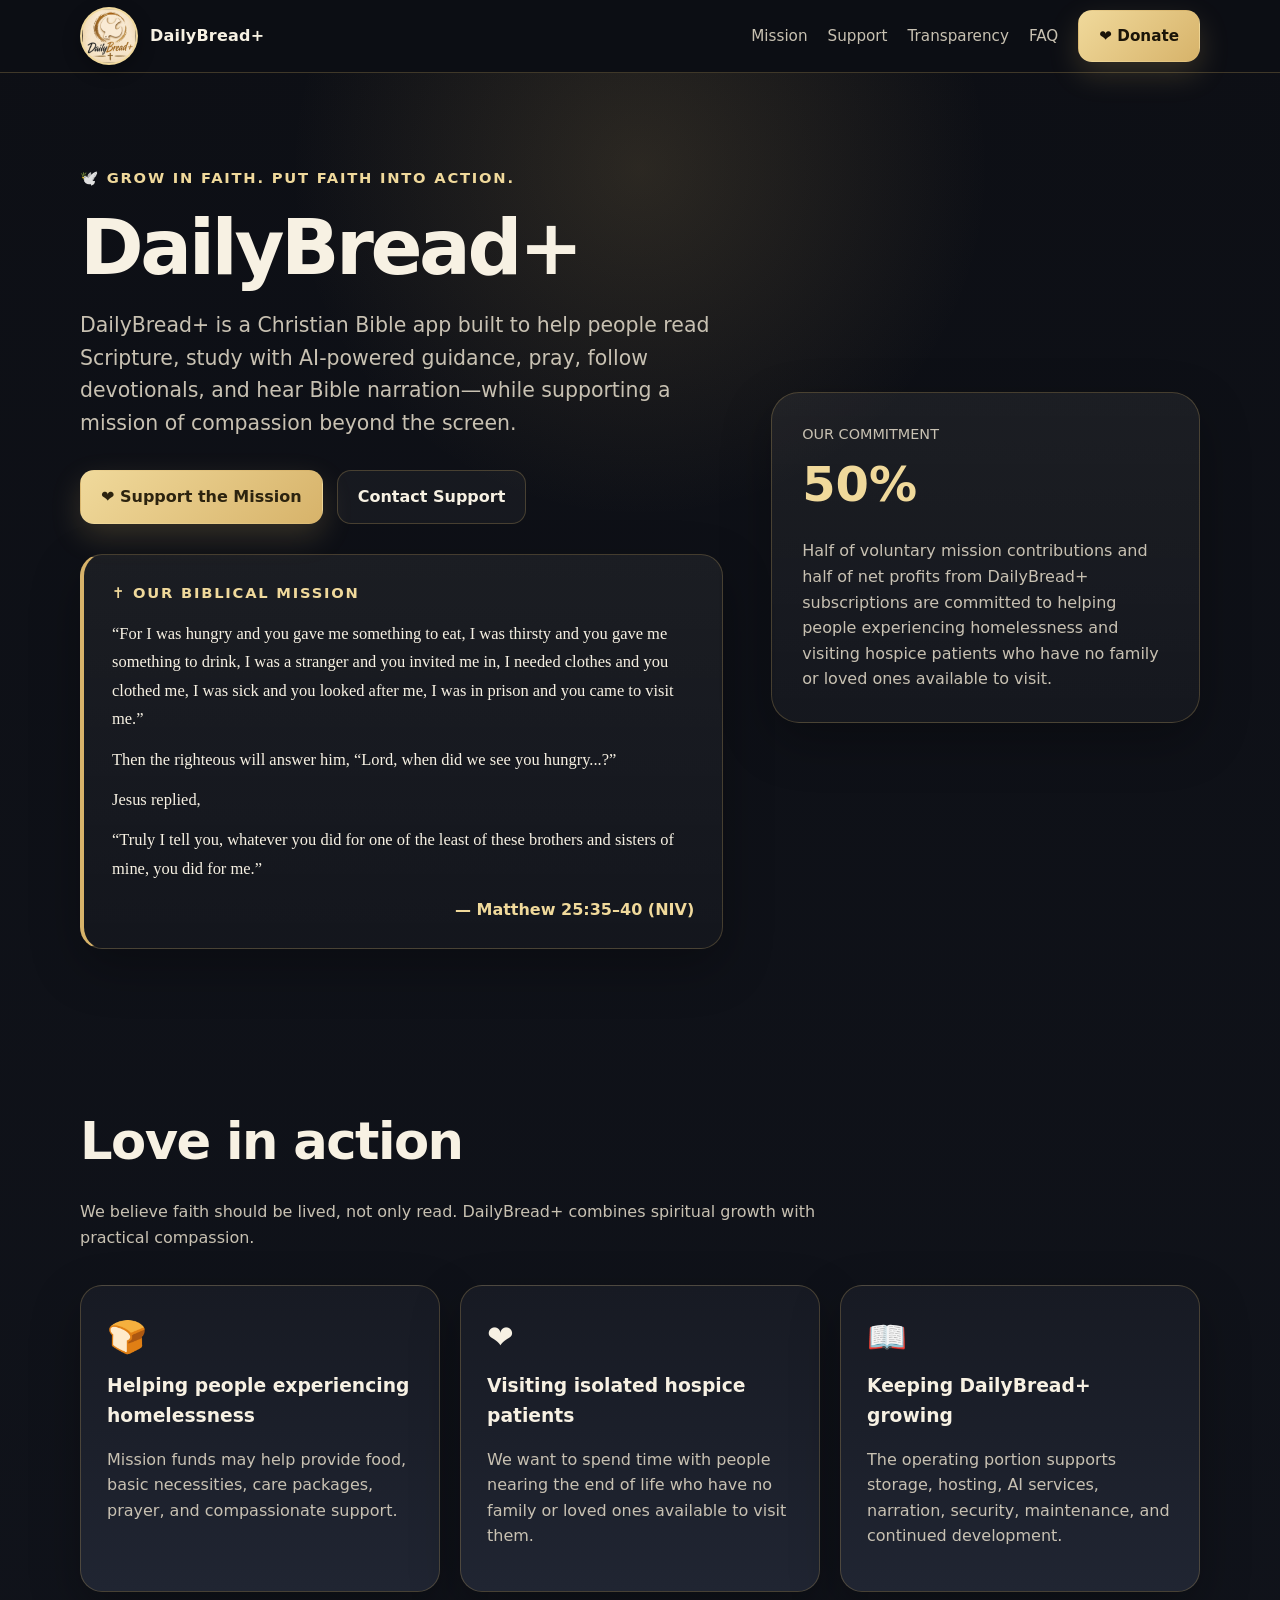
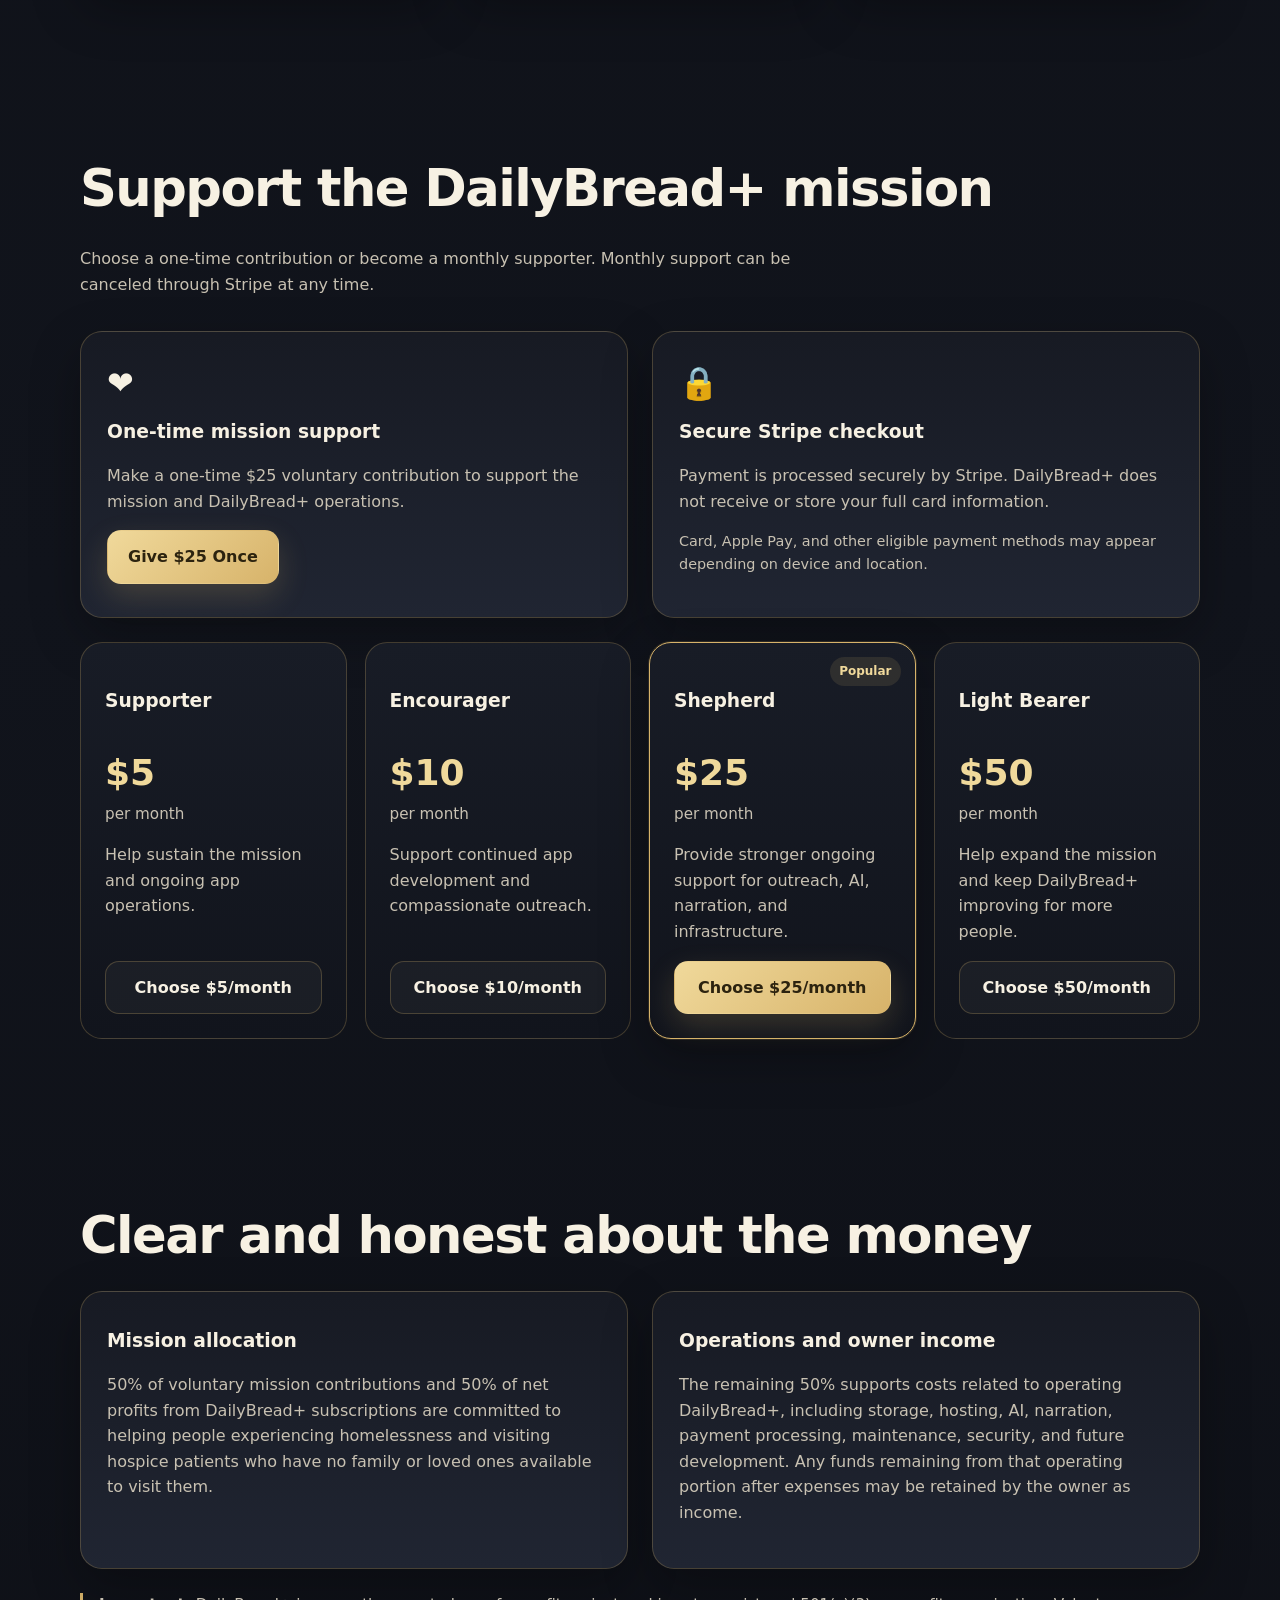
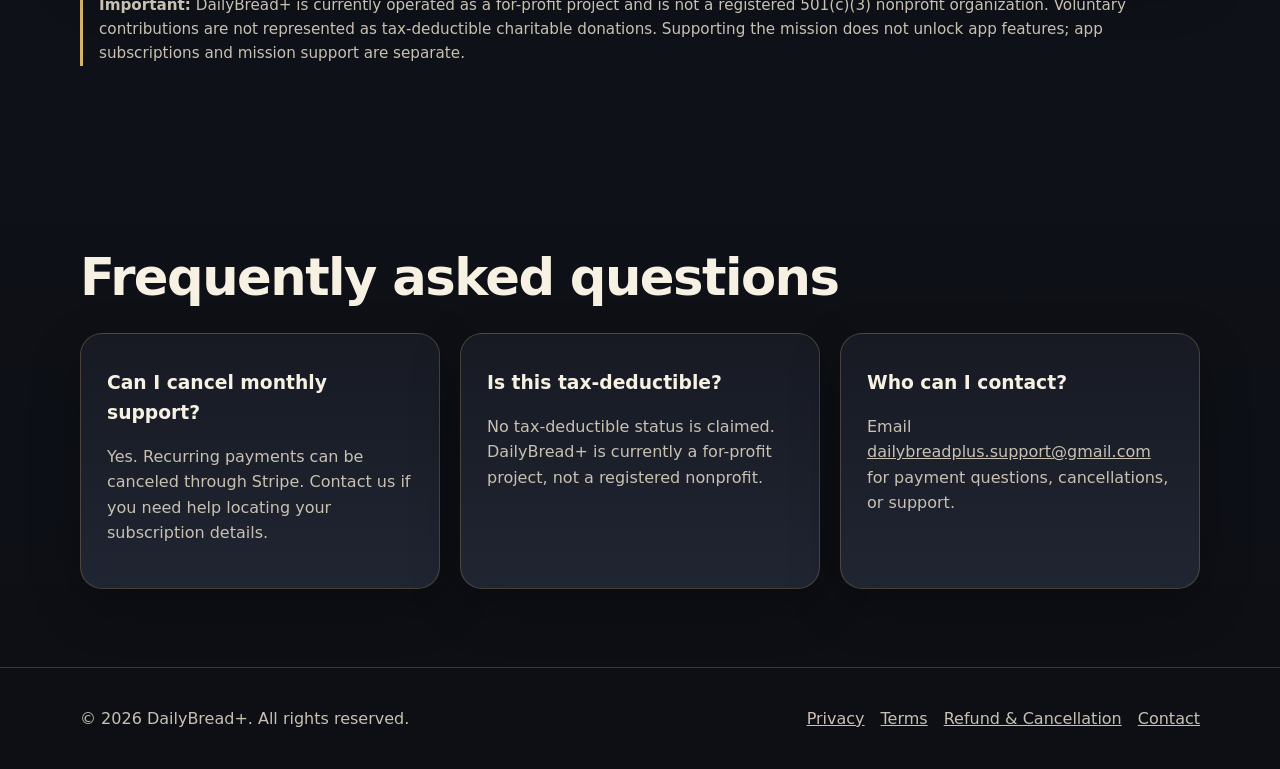
<file: index.html>
<!doctype html>
<html lang="en">
<head>
  <meta charset="utf-8" />
  <meta name="viewport" content="width=device-width,initial-scale=1" />
  <meta name="description" content="DailyBread+ is a Christian Bible app with AI Bible study, guided devotionals, prayer tools, narration, and a mission to serve people experiencing homelessness and isolated hospice patients." />
  <title>DailyBread+ | Faith in Action</title>
  <link rel="icon" type="image/png" href="assets/images/dailybread_logo.png" />
  <link rel="stylesheet" href="styles.css" />
</head>
<body>
<header class="nav">
  <div class="container nav-inner">
    <a class="brand" href="#top" aria-label="DailyBread+ home"><img class="brand-logo" src="assets/images/dailybread_logo.png" alt="DailyBread+ logo" /><span>DailyBread+</span></a>
    <nav class="nav-links" aria-label="Primary navigation">
      <a href="#mission">Mission</a><a href="#support">Support</a><a href="#transparency">Transparency</a><a href="#faq">FAQ</a>
      <a class="btn btn-primary" href="#support">❤️ Donate</a>
    </nav>
  </div>
</header>
<main id="top">
  <section class="hero">
    <div class="container hero-grid">
      <div>
        <div class="eyebrow">🕊️ Grow in faith. Put faith into action.</div>
        <h1>DailyBread+</h1>
        <p class="lead">DailyBread+ is a Christian Bible app built to help people read Scripture, study with AI-powered guidance, pray, follow devotionals, and hear Bible narration—while supporting a mission of compassion beyond the screen.</p>
        <div class="hero-actions">
          <a class="btn btn-primary" href="#support">❤️ Support the Mission</a>
          <a class="btn btn-secondary" href="mailto:dailybreadplus.support@gmail.com">Contact Support</a>
        </div>

        <figure class="scripture-card" aria-labelledby="scripture-reference">
          <div class="scripture-heading">✝️ Our Biblical Mission</div>
          <blockquote>
            <p>“For I was hungry and you gave me something to eat, I was thirsty and you gave me something to drink, I was a stranger and you invited me in, I needed clothes and you clothed me, I was sick and you looked after me, I was in prison and you came to visit me.”</p>
            <p>Then the righteous will answer him, “Lord, when did we see you hungry...?”</p>
            <p>Jesus replied,</p>
            <p>“Truly I tell you, whatever you did for one of the least of these brothers and sisters of mine, you did for me.”</p>
          </blockquote>
          <figcaption id="scripture-reference">— Matthew 25:35–40 (NIV)</figcaption>
        </figure>
      </div>
      <aside class="hero-card" aria-label="Mission commitment">
        <div class="small">OUR COMMITMENT</div>
        <div class="big">50%</div>
        <p>Half of voluntary mission contributions and half of net profits from DailyBread+ subscriptions are committed to helping people experiencing homelessness and visiting hospice patients who have no family or loved ones available to visit.</p>
      </aside>
    </div>
  </section>

  <section class="section" id="mission">
    <div class="container">
      <h2>Love in action</h2>
      <p class="section-intro">We believe faith should be lived, not only read. DailyBread+ combines spiritual growth with practical compassion.</p>
      <div class="grid-3">
        <article class="card"><div class="icon">🍞</div><h3>Helping people experiencing homelessness</h3><p>Mission funds may help provide food, basic necessities, care packages, prayer, and compassionate support.</p></article>
        <article class="card"><div class="icon">❤️</div><h3>Visiting isolated hospice patients</h3><p>We want to spend time with people nearing the end of life who have no family or loved ones available to visit them.</p></article>
        <article class="card"><div class="icon">📖</div><h3>Keeping DailyBread+ growing</h3><p>The operating portion supports storage, hosting, AI services, narration, security, maintenance, and continued development.</p></article>
      </div>
    </div>
  </section>

  <section class="section" id="support">
    <div class="container">
      <h2>Support the DailyBread+ mission</h2>
      <p class="section-intro">Choose a one-time contribution or become a monthly supporter. Monthly support can be canceled through Stripe at any time.</p>

      <div class="split" style="margin-bottom:24px">
        <article class="card">
          <div class="icon">❤️</div>
          <h3>One-time mission support</h3>
          <p>Make a one-time $25 voluntary contribution to support the mission and DailyBread+ operations.</p>
          <a class="btn btn-primary" href="https://buy.stripe.com/14AfZh9ywflQ6AN3IS24005" target="_blank" rel="noopener">Give $25 Once</a>
        </article>
        <article class="card">
          <div class="icon">🔒</div>
          <h3>Secure Stripe checkout</h3>
          <p>Payment is processed securely by Stripe. DailyBread+ does not receive or store your full card information.</p>
          <p class="small">Card, Apple Pay, and other eligible payment methods may appear depending on device and location.</p>
        </article>
      </div>

      <div class="support-grid">
        <article class="price-card"><h3>Supporter</h3><div class="price">$5</div><div class="period">per month</div><p>Help sustain the mission and ongoing app operations.</p><a class="btn btn-secondary" href="https://buy.stripe.com/00wbJ19yw4Hc2kx0wG24000" target="_blank" rel="noopener">Choose $5/month</a></article>
        <article class="price-card"><h3>Encourager</h3><div class="price">$10</div><div class="period">per month</div><p>Support continued app development and compassionate outreach.</p><a class="btn btn-secondary" href="https://buy.stripe.com/5kQ7sL3a82z46AN6V424004" target="_blank" rel="noopener">Choose $10/month</a></article>
        <article class="price-card featured"><span class="badge">Popular</span><h3>Shepherd</h3><div class="price">$25</div><div class="period">per month</div><p>Provide stronger ongoing support for outreach, AI, narration, and infrastructure.</p><a class="btn btn-primary" href="https://buy.stripe.com/9B63cv5ig4Hc8IV7Z824003" target="_blank" rel="noopener">Choose $25/month</a></article>
        <article class="price-card"><h3>Light Bearer</h3><div class="price">$50</div><div class="period">per month</div><p>Help expand the mission and keep DailyBread+ improving for more people.</p><a class="btn btn-secondary" href="https://buy.stripe.com/00w3cv7qogpUaR3enw24001" target="_blank" rel="noopener">Choose $50/month</a></article>
      </div>
    </div>
  </section>

  <section class="section" id="transparency">
    <div class="container">
      <h2>Clear and honest about the money</h2>
      <div class="split">
        <article class="card"><h3>Mission allocation</h3><p>50% of voluntary mission contributions and 50% of net profits from DailyBread+ subscriptions are committed to helping people experiencing homelessness and visiting hospice patients who have no family or loved ones available to visit them.</p></article>
        <article class="card"><h3>Operations and owner income</h3><p>The remaining 50% supports costs related to operating DailyBread+, including storage, hosting, AI, narration, payment processing, maintenance, security, and future development. Any funds remaining from that operating portion after expenses may be retained by the owner as income.</p></article>
      </div>
      <p class="disclosure" style="margin-top:24px"><strong>Important:</strong> DailyBread+ is currently operated as a for-profit project and is not a registered 501(c)(3) nonprofit organization. Voluntary contributions are not represented as tax-deductible charitable donations. Supporting the mission does not unlock app features; app subscriptions and mission support are separate.</p>
    </div>
  </section>

  <section class="section" id="faq">
    <div class="container">
      <h2>Frequently asked questions</h2>
      <div class="grid-3">
        <article class="card"><h3>Can I cancel monthly support?</h3><p>Yes. Recurring payments can be canceled through Stripe. Contact us if you need help locating your subscription details.</p></article>
        <article class="card"><h3>Is this tax-deductible?</h3><p>No tax-deductible status is claimed. DailyBread+ is currently a for-profit project, not a registered nonprofit.</p></article>
        <article class="card"><h3>Who can I contact?</h3><p>Email <a href="mailto:dailybreadplus.support@gmail.com">dailybreadplus.support@gmail.com</a> for payment questions, cancellations, or support.</p></article>
      </div>
    </div>
  </section>
</main>
<footer class="footer">
  <div class="container footer-inner">
    <div>© <span id="year"></span> DailyBread+. All rights reserved.</div>
    <div class="footer-links"><a href="privacy.html">Privacy</a><a href="terms.html">Terms</a><a href="refunds.html">Refund & Cancellation</a><a href="mailto:dailybreadplus.support@gmail.com">Contact</a></div>
  </div>
</footer>
<script src="script.js"></script>
</body>
</html>
</file>
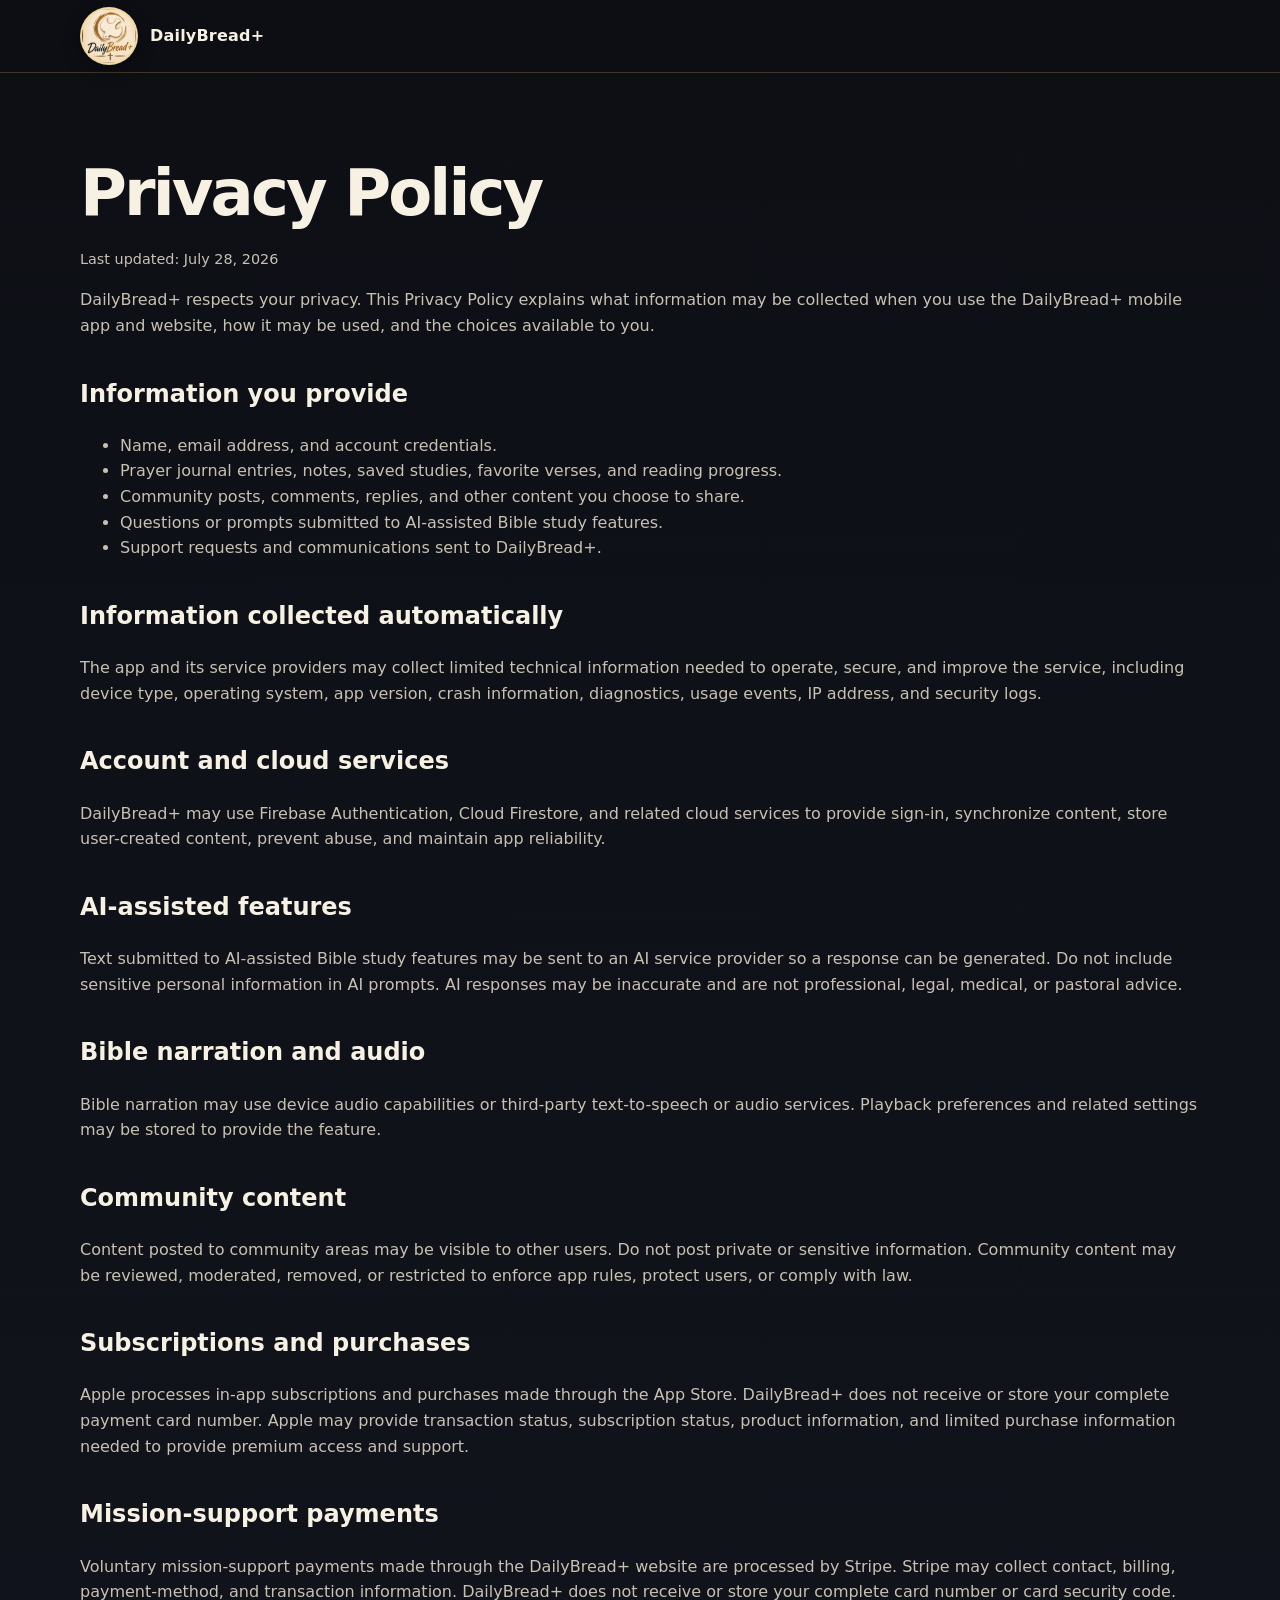
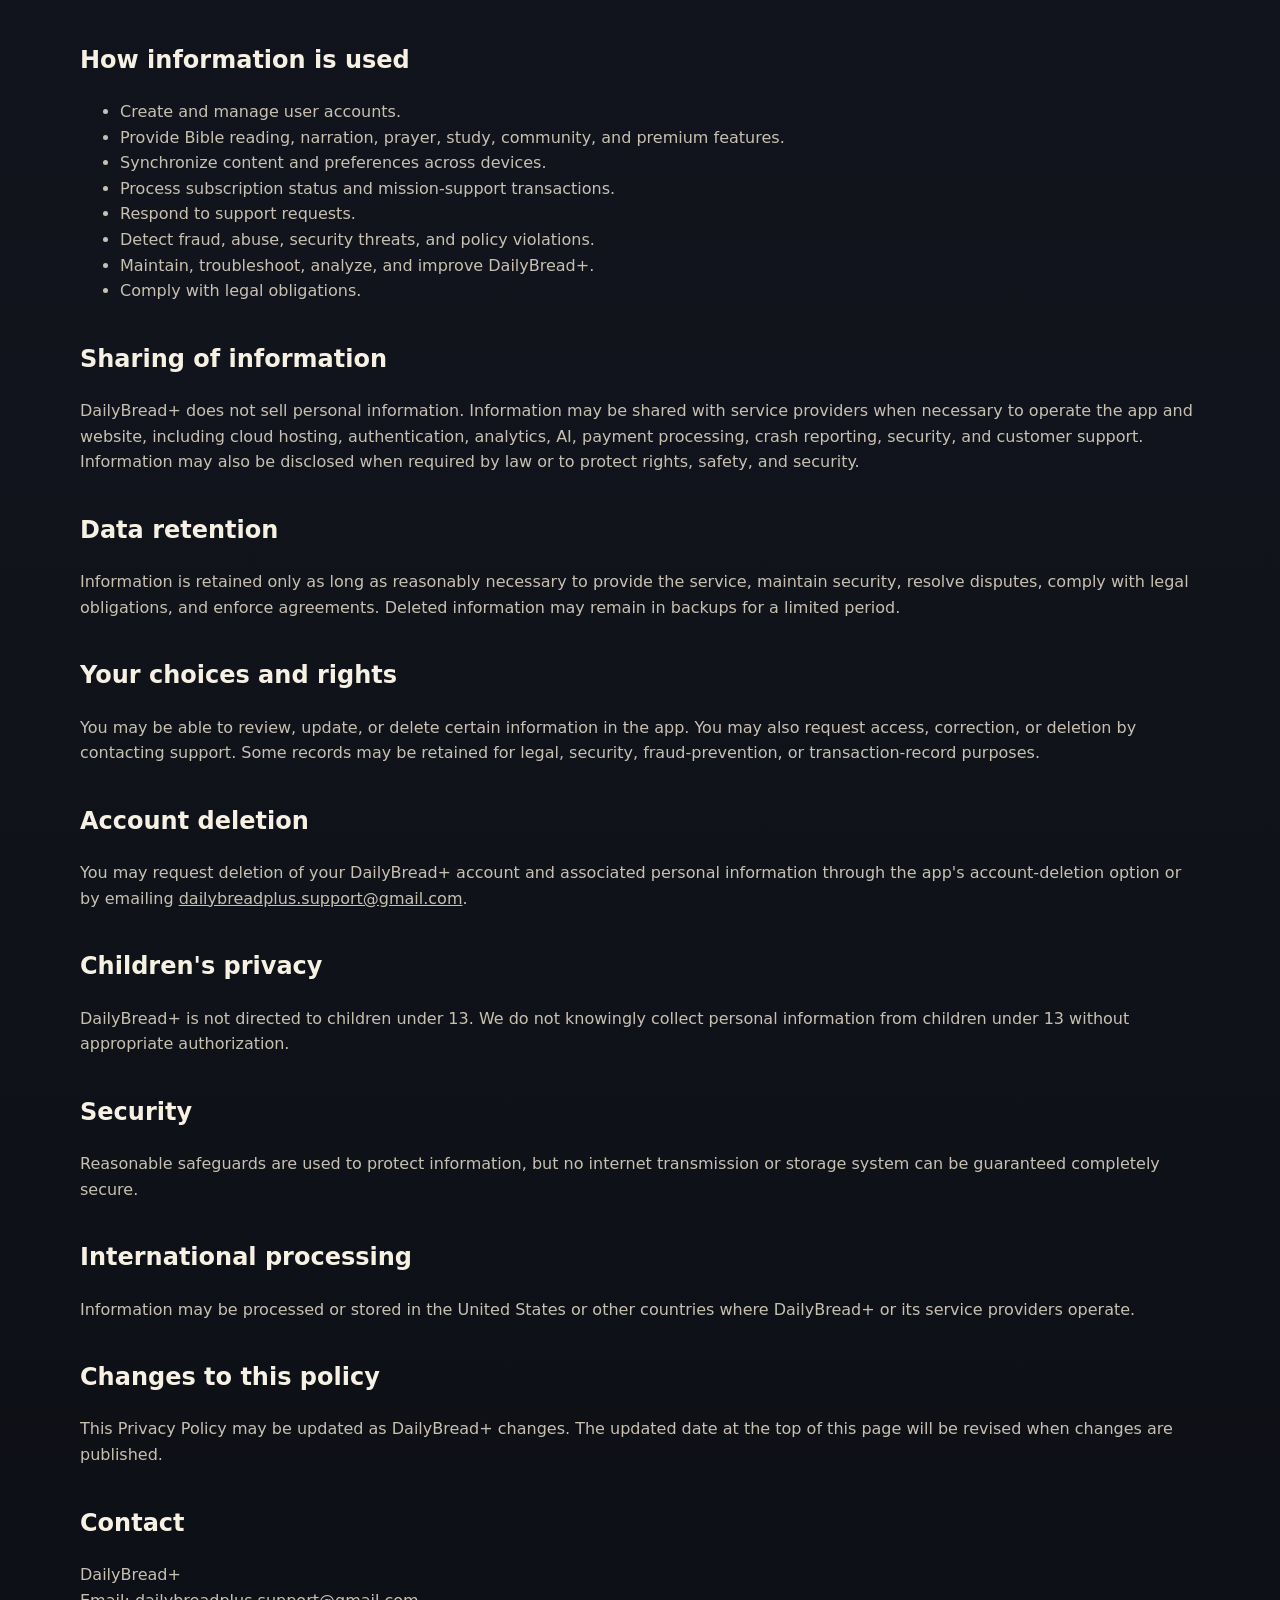
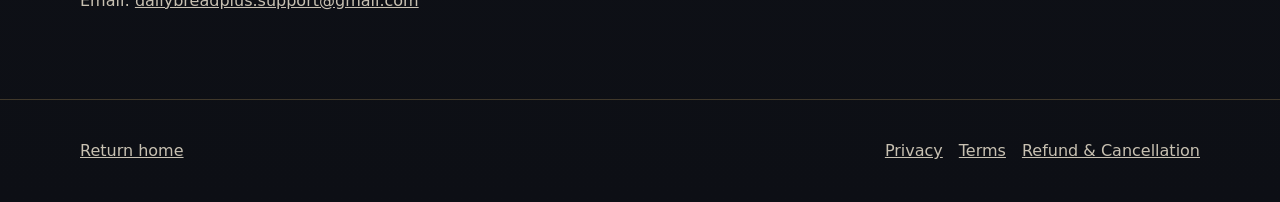
<file: privacy.html>
<!doctype html>
<html lang="en">
<head>
  <meta charset="utf-8" />
  <meta name="viewport" content="width=device-width,initial-scale=1" />
  <meta name="description" content="DailyBread+ Privacy Policy" />
  <title>Privacy Policy | DailyBread+</title>
  <link rel="stylesheet" href="styles.css" />
</head>
<body>
<header class="nav">
  <div class="container nav-inner">
    <a class="brand" href="index.html" aria-label="DailyBread+ home">
      <img class="brand-logo" src="assets/images/dailybread_logo.png" alt="DailyBread+ logo" />
      <span>DailyBread+</span>
    </a>
  </div>
</header>

<main class="legal">
<div class="container">
  <h1>Privacy Policy</h1>
  <p class="small">Last updated: July 28, 2026</p>

  <p>DailyBread+ respects your privacy. This Privacy Policy explains what information may be collected when you use the DailyBread+ mobile app and website, how it may be used, and the choices available to you.</p>

  <h2>Information you provide</h2>
  <ul>
    <li>Name, email address, and account credentials.</li>
    <li>Prayer journal entries, notes, saved studies, favorite verses, and reading progress.</li>
    <li>Community posts, comments, replies, and other content you choose to share.</li>
    <li>Questions or prompts submitted to AI-assisted Bible study features.</li>
    <li>Support requests and communications sent to DailyBread+.</li>
  </ul>

  <h2>Information collected automatically</h2>
  <p>The app and its service providers may collect limited technical information needed to operate, secure, and improve the service, including device type, operating system, app version, crash information, diagnostics, usage events, IP address, and security logs.</p>

  <h2>Account and cloud services</h2>
  <p>DailyBread+ may use Firebase Authentication, Cloud Firestore, and related cloud services to provide sign-in, synchronize content, store user-created content, prevent abuse, and maintain app reliability.</p>

  <h2>AI-assisted features</h2>
  <p>Text submitted to AI-assisted Bible study features may be sent to an AI service provider so a response can be generated. Do not include sensitive personal information in AI prompts. AI responses may be inaccurate and are not professional, legal, medical, or pastoral advice.</p>

  <h2>Bible narration and audio</h2>
  <p>Bible narration may use device audio capabilities or third-party text-to-speech or audio services. Playback preferences and related settings may be stored to provide the feature.</p>

  <h2>Community content</h2>
  <p>Content posted to community areas may be visible to other users. Do not post private or sensitive information. Community content may be reviewed, moderated, removed, or restricted to enforce app rules, protect users, or comply with law.</p>

  <h2>Subscriptions and purchases</h2>
  <p>Apple processes in-app subscriptions and purchases made through the App Store. DailyBread+ does not receive or store your complete payment card number. Apple may provide transaction status, subscription status, product information, and limited purchase information needed to provide premium access and support.</p>

  <h2>Mission-support payments</h2>
  <p>Voluntary mission-support payments made through the DailyBread+ website are processed by Stripe. Stripe may collect contact, billing, payment-method, and transaction information. DailyBread+ does not receive or store your complete card number or card security code.</p>

  <h2>How information is used</h2>
  <ul>
    <li>Create and manage user accounts.</li>
    <li>Provide Bible reading, narration, prayer, study, community, and premium features.</li>
    <li>Synchronize content and preferences across devices.</li>
    <li>Process subscription status and mission-support transactions.</li>
    <li>Respond to support requests.</li>
    <li>Detect fraud, abuse, security threats, and policy violations.</li>
    <li>Maintain, troubleshoot, analyze, and improve DailyBread+.</li>
    <li>Comply with legal obligations.</li>
  </ul>

  <h2>Sharing of information</h2>
  <p>DailyBread+ does not sell personal information. Information may be shared with service providers when necessary to operate the app and website, including cloud hosting, authentication, analytics, AI, payment processing, crash reporting, security, and customer support. Information may also be disclosed when required by law or to protect rights, safety, and security.</p>

  <h2>Data retention</h2>
  <p>Information is retained only as long as reasonably necessary to provide the service, maintain security, resolve disputes, comply with legal obligations, and enforce agreements. Deleted information may remain in backups for a limited period.</p>

  <h2>Your choices and rights</h2>
  <p>You may be able to review, update, or delete certain information in the app. You may also request access, correction, or deletion by contacting support. Some records may be retained for legal, security, fraud-prevention, or transaction-record purposes.</p>

  <h2>Account deletion</h2>
  <p>You may request deletion of your DailyBread+ account and associated personal information through the app's account-deletion option or by emailing <a href="mailto:dailybreadplus.support@gmail.com">dailybreadplus.support@gmail.com</a>.</p>

  <h2>Children's privacy</h2>
  <p>DailyBread+ is not directed to children under 13. We do not knowingly collect personal information from children under 13 without appropriate authorization.</p>

  <h2>Security</h2>
  <p>Reasonable safeguards are used to protect information, but no internet transmission or storage system can be guaranteed completely secure.</p>

  <h2>International processing</h2>
  <p>Information may be processed or stored in the United States or other countries where DailyBread+ or its service providers operate.</p>

  <h2>Changes to this policy</h2>
  <p>This Privacy Policy may be updated as DailyBread+ changes. The updated date at the top of this page will be revised when changes are published.</p>

  <h2>Contact</h2>
  <p>DailyBread+<br>Email: <a href="mailto:dailybreadplus.support@gmail.com">dailybreadplus.support@gmail.com</a></p>
</div>
</main>

<footer class="footer">
  <div class="container footer-inner">
    <a href="index.html">Return home</a>
    <div class="footer-links">
      <a href="privacy.html">Privacy</a>
      <a href="terms.html">Terms</a>
      <a href="refunds.html">Refund &amp; Cancellation</a>
    </div>
  </div>
</footer>
</body>
</html>
</file>
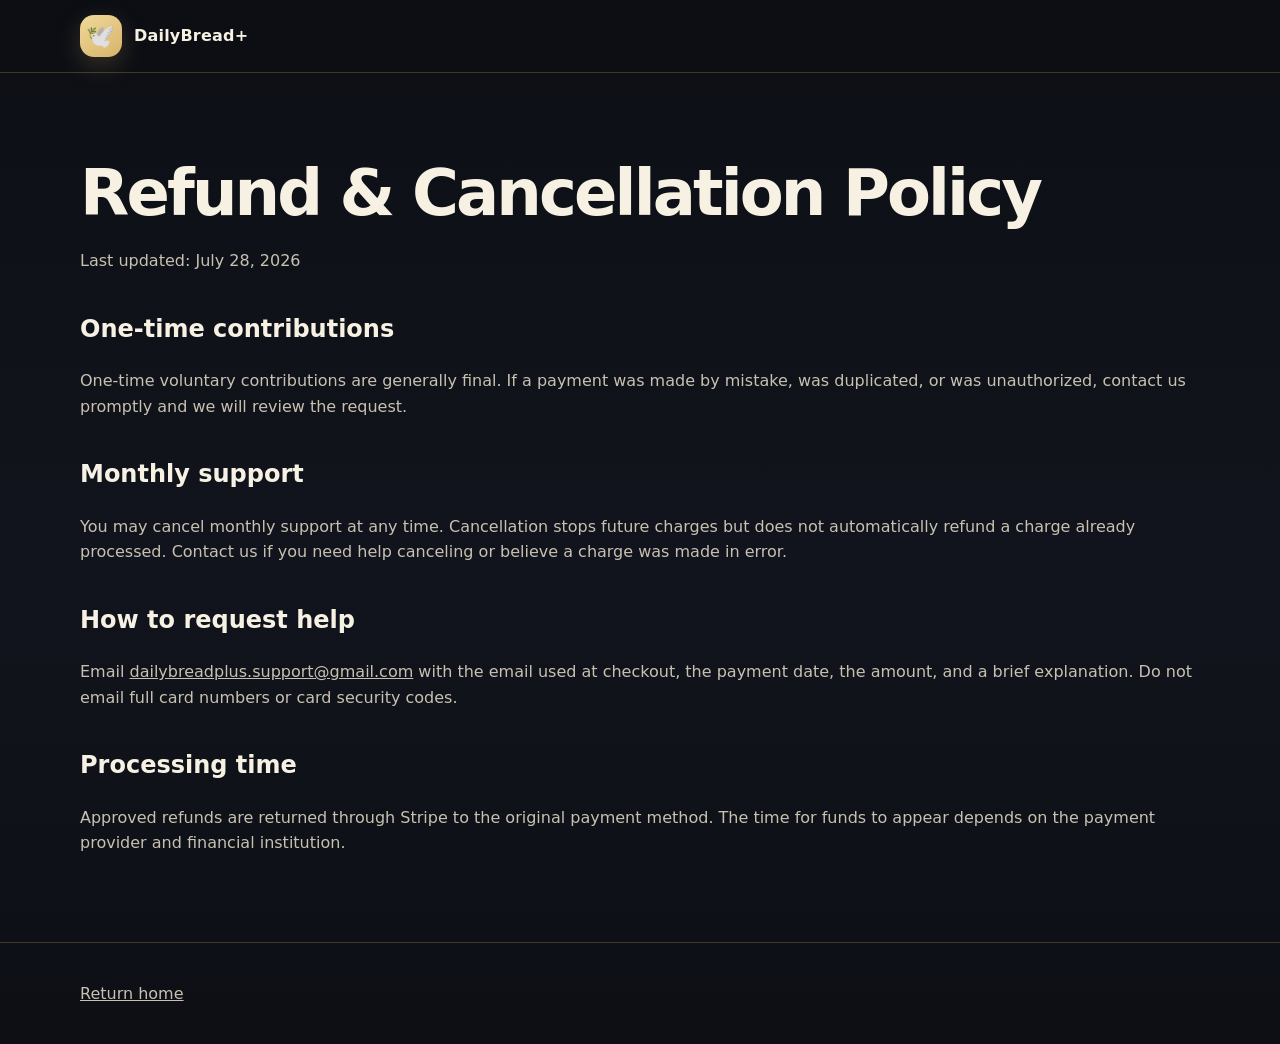
<file: refunds.html>
<!doctype html><html lang="en"><head><meta charset="utf-8"><meta name="viewport" content="width=device-width,initial-scale=1"><title>Refund & Cancellation Policy | DailyBread+</title><link rel="stylesheet" href="styles.css"></head><body><header class="nav"><div class="container nav-inner"><a class="brand" href="index.html"><span class="brand-mark">🕊️</span><span>DailyBread+</span></a></div></header><main class="legal"><div class="container"><h1>Refund & Cancellation Policy</h1><p>Last updated: July 28, 2026</p><h2>One-time contributions</h2><p>One-time voluntary contributions are generally final. If a payment was made by mistake, was duplicated, or was unauthorized, contact us promptly and we will review the request.</p><h2>Monthly support</h2><p>You may cancel monthly support at any time. Cancellation stops future charges but does not automatically refund a charge already processed. Contact us if you need help canceling or believe a charge was made in error.</p><h2>How to request help</h2><p>Email <a href="mailto:dailybreadplus.support@gmail.com">dailybreadplus.support@gmail.com</a> with the email used at checkout, the payment date, the amount, and a brief explanation. Do not email full card numbers or card security codes.</p><h2>Processing time</h2><p>Approved refunds are returned through Stripe to the original payment method. The time for funds to appear depends on the payment provider and financial institution.</p></div></main><footer class="footer"><div class="container footer-inner"><a href="index.html">Return home</a></div></footer></body></html>
</file>
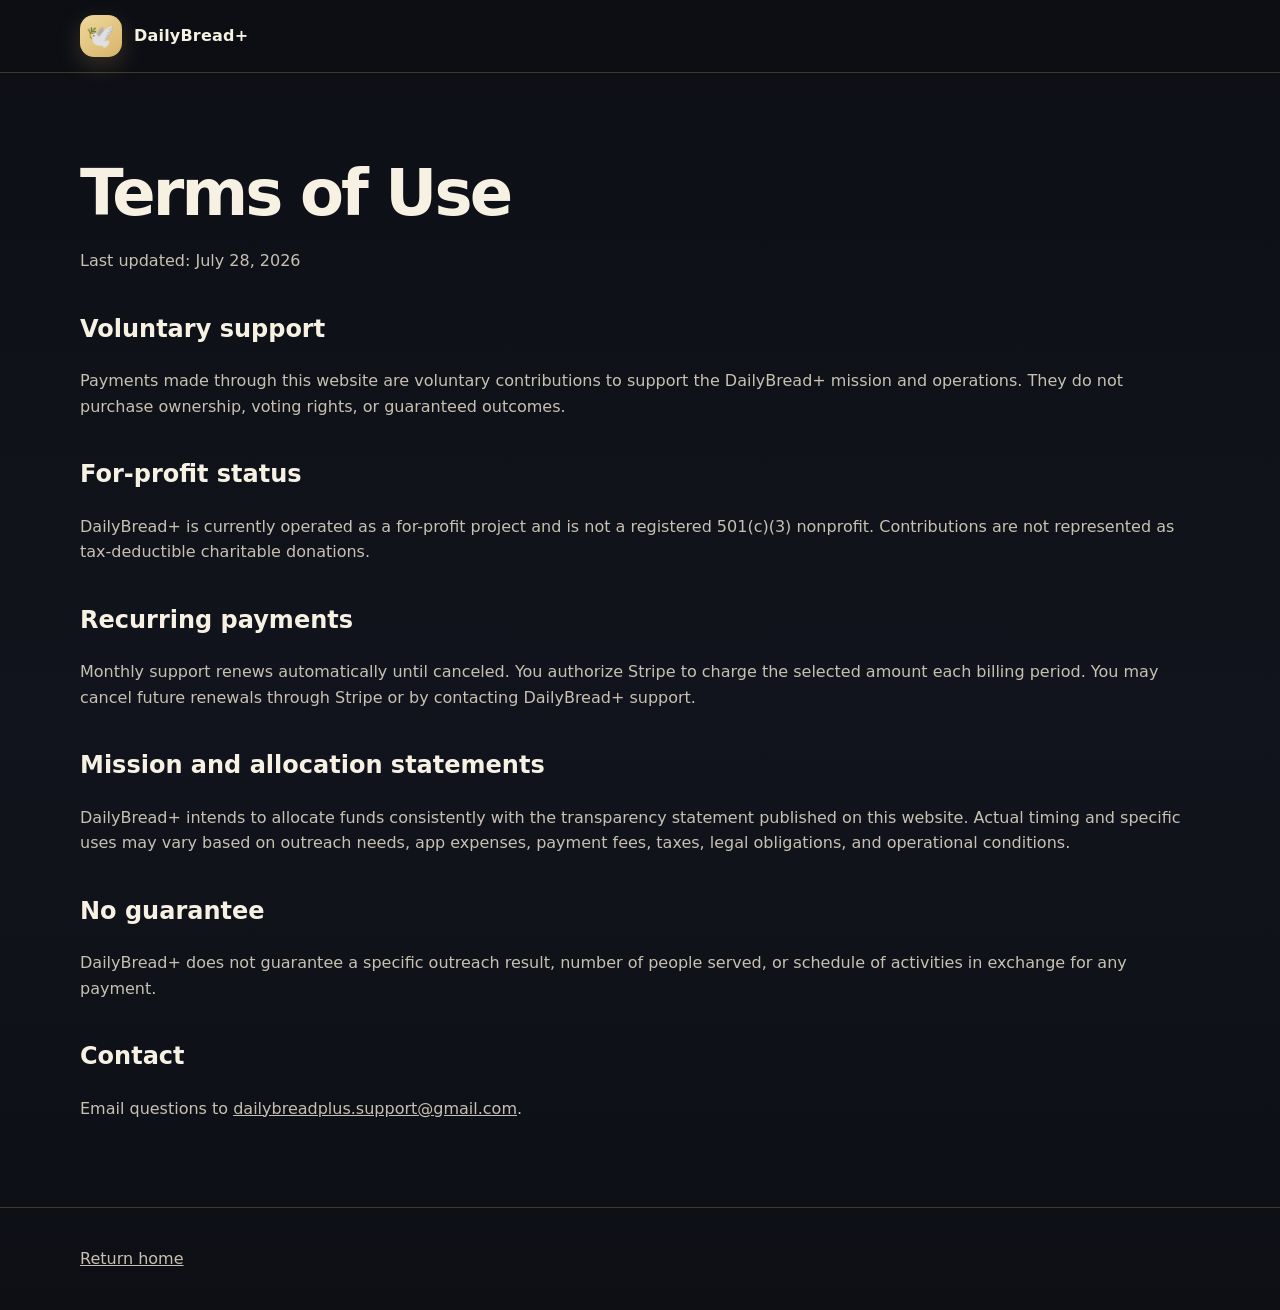
<file: terms.html>
<!doctype html><html lang="en"><head><meta charset="utf-8"><meta name="viewport" content="width=device-width,initial-scale=1"><title>Terms | DailyBread+</title><link rel="stylesheet" href="styles.css"></head><body><header class="nav"><div class="container nav-inner"><a class="brand" href="index.html"><span class="brand-mark">🕊️</span><span>DailyBread+</span></a></div></header><main class="legal"><div class="container"><h1>Terms of Use</h1><p>Last updated: July 28, 2026</p><h2>Voluntary support</h2><p>Payments made through this website are voluntary contributions to support the DailyBread+ mission and operations. They do not purchase ownership, voting rights, or guaranteed outcomes.</p><h2>For-profit status</h2><p>DailyBread+ is currently operated as a for-profit project and is not a registered 501(c)(3) nonprofit. Contributions are not represented as tax-deductible charitable donations.</p><h2>Recurring payments</h2><p>Monthly support renews automatically until canceled. You authorize Stripe to charge the selected amount each billing period. You may cancel future renewals through Stripe or by contacting DailyBread+ support.</p><h2>Mission and allocation statements</h2><p>DailyBread+ intends to allocate funds consistently with the transparency statement published on this website. Actual timing and specific uses may vary based on outreach needs, app expenses, payment fees, taxes, legal obligations, and operational conditions.</p><h2>No guarantee</h2><p>DailyBread+ does not guarantee a specific outreach result, number of people served, or schedule of activities in exchange for any payment.</p><h2>Contact</h2><p>Email questions to <a href="mailto:dailybreadplus.support@gmail.com">dailybreadplus.support@gmail.com</a>.</p></div></main><footer class="footer"><div class="container footer-inner"><a href="index.html">Return home</a></div></footer></body></html>
</file>
<file: styles.css>
:root{
  --bg:#0f1117;
  --panel:#171a23;
  --panel2:#202532;
  --text:#f7f1e3;
  --muted:#c8c1b2;
  --gold:#d7b36a;
  --gold2:#f0d99b;
  --line:rgba(215,179,106,.25);
  --danger:#ffb4a2;
  --shadow:0 18px 50px rgba(0,0,0,.28);
}
*{box-sizing:border-box}
html{scroll-behavior:smooth}
body{margin:0;font-family:Inter,ui-sans-serif,system-ui,-apple-system,BlinkMacSystemFont,"Segoe UI",sans-serif;background:linear-gradient(180deg,#0d0f15 0%,#11141c 55%,#0d0f15 100%);color:var(--text);line-height:1.6}
a{color:inherit}
.container{width:min(1120px,calc(100% - 32px));margin:auto}
.nav{position:sticky;top:0;z-index:20;background:rgba(13,15,21,.88);backdrop-filter:blur(14px);border-bottom:1px solid var(--line)}
.nav-inner{display:flex;align-items:center;justify-content:space-between;min-height:72px;gap:20px}
.brand{display:flex;align-items:center;gap:12px;text-decoration:none;font-weight:800;letter-spacing:.2px}
.brand-mark{width:42px;height:42px;border-radius:14px;display:grid;place-items:center;background:linear-gradient(145deg,var(--gold2),var(--gold));color:#3a2d13;font-size:23px;box-shadow:0 8px 24px rgba(215,179,106,.22)}
.nav-links{display:flex;gap:20px;align-items:center}
.nav-links a{text-decoration:none;color:var(--muted);font-size:.95rem}
.nav-links a:hover{color:var(--text)}
.btn{display:inline-flex;align-items:center;justify-content:center;gap:9px;padding:13px 20px;border-radius:14px;text-decoration:none;font-weight:800;border:1px solid transparent;transition:.2s transform,.2s background,.2s border-color}
.btn:hover{transform:translateY(-2px)}
.btn-primary{background:linear-gradient(135deg,var(--gold2),var(--gold));color:#2c230f;box-shadow:0 12px 30px rgba(215,179,106,.2)}
.btn-secondary{background:rgba(255,255,255,.04);border-color:var(--line);color:var(--text)}
.hero{padding:92px 0 74px;position:relative;overflow:hidden}
.hero:before{content:"";position:absolute;inset:-30% auto auto 50%;transform:translateX(-50%);width:760px;height:760px;border-radius:50%;background:radial-gradient(circle,rgba(215,179,106,.15),transparent 65%);pointer-events:none}
.hero-grid{display:grid;grid-template-columns:1.2fr .8fr;gap:48px;align-items:center;position:relative}
.eyebrow{display:inline-flex;align-items:center;gap:8px;color:var(--gold2);font-weight:800;font-size:.92rem;text-transform:uppercase;letter-spacing:.12em}
h1{font-size:clamp(2.6rem,6vw,5.6rem);line-height:1.02;margin:18px 0 22px;letter-spacing:-.045em}
.lead{font-size:clamp(1.06rem,2vw,1.28rem);color:var(--muted);max-width:760px}
.hero-actions{display:flex;flex-wrap:wrap;gap:14px;margin-top:30px}
.scripture-card{margin:30px 0 0;padding:26px 28px;background:linear-gradient(180deg,rgba(255,255,255,.055),rgba(255,255,255,.025));border:1px solid var(--line);border-left:4px solid var(--gold);border-radius:22px;box-shadow:var(--shadow)}
.scripture-heading{margin-bottom:16px;color:var(--gold2);font-size:.92rem;font-weight:900;letter-spacing:.12em;text-transform:uppercase}
.scripture-card blockquote{margin:0;padding:0}
.scripture-card blockquote p{margin:0 0 12px;color:var(--text);font-family:Georgia,"Times New Roman",serif;font-size:1.03rem;line-height:1.72}
.scripture-card blockquote p:last-child{margin-bottom:14px}
.scripture-card figcaption{color:var(--gold2);font-weight:800;text-align:right}
.hero-card{background:linear-gradient(180deg,rgba(255,255,255,.06),rgba(255,255,255,.03));border:1px solid var(--line);border-radius:28px;padding:30px;box-shadow:var(--shadow)}
.hero-card .big{font-size:3rem;font-weight:900;color:var(--gold2)}
.hero-card p{color:var(--muted);margin-bottom:0}
.section{padding:78px 0}
.section h2{font-size:clamp(2rem,4vw,3.2rem);margin:0 0 14px;letter-spacing:-.03em}
.section-intro{color:var(--muted);max-width:760px;margin-bottom:34px}
.grid-3{display:grid;grid-template-columns:repeat(3,1fr);gap:20px}
.card{background:linear-gradient(180deg,var(--panel),var(--panel2));border:1px solid var(--line);border-radius:22px;padding:26px;box-shadow:var(--shadow)}
.card h3{margin-top:8px;margin-bottom:8px}
.card p{color:var(--muted)}
.icon{font-size:2rem}
.notice{border:1px solid rgba(215,179,106,.4);background:rgba(215,179,106,.08);border-radius:18px;padding:18px 20px;color:#f4e7c5}
.split{display:grid;grid-template-columns:1fr 1fr;gap:24px}
.support-grid{display:grid;grid-template-columns:repeat(4,1fr);gap:18px}
.price-card{position:relative;background:linear-gradient(180deg,#181c26,#11141c);border:1px solid var(--line);border-radius:22px;padding:24px;display:flex;flex-direction:column;min-height:310px}
.price-card.featured{border-color:var(--gold);box-shadow:0 0 0 1px rgba(215,179,106,.15),var(--shadow)}
.badge{position:absolute;top:14px;right:14px;padding:5px 9px;border-radius:999px;background:rgba(215,179,106,.12);color:var(--gold2);font-size:.75rem;font-weight:800}
.price{font-size:2.25rem;font-weight:900;margin:10px 0 0;color:var(--gold2)}
.period{color:var(--muted);font-size:.95rem}
.price-card p{color:var(--muted);flex:1}
.disclosure{font-size:.95rem;color:var(--muted);border-left:3px solid var(--gold);padding-left:16px}
.footer{border-top:1px solid var(--line);padding:38px 0;color:var(--muted)}
.footer-inner{display:flex;justify-content:space-between;gap:24px;flex-wrap:wrap}
.footer-links{display:flex;gap:16px;flex-wrap:wrap}
.legal{padding:70px 0}.legal h1{font-size:clamp(2.2rem,5vw,4rem)}.legal h2{margin-top:36px}.legal p,.legal li{color:var(--muted)}
.small{font-size:.9rem;color:var(--muted)}
@media (max-width:920px){.hero-grid,.split{grid-template-columns:1fr}.support-grid{grid-template-columns:repeat(2,1fr)}.grid-3{grid-template-columns:1fr}.nav-links a:not(.btn){display:none}}
@media (max-width:620px){.support-grid{grid-template-columns:1fr}.hero{padding-top:64px}.hero-actions{flex-direction:column}.btn{width:100%}.nav-inner{min-height:64px}.hero-card{padding:22px}}


/* DailyBread+ circular header logo */
.brand-logo {
  width: 58px;
  height: 58px;
  display: block;
  flex: 0 0 58px;
  object-fit: contain;
  object-position: center;
  border-radius: 50%;
  background: #f4dfaa;
  border: 2px solid rgba(240, 217, 155, 0.8);
  box-shadow: 0 6px 18px rgba(0, 0, 0, 0.32);
}

@media (max-width: 640px) {
  .brand {
    gap: 10px;
  }

  .brand-logo {
    width: 50px;
    height: 50px;
    flex-basis: 50px;
  }
}

/* Keep the top-right navigation Donate button text dark. */
.nav-links a.btn.btn-primary,
.nav-links a.btn.btn-primary:hover,
.nav-links a.btn.btn-primary:focus,
.nav-links a.btn.btn-primary:visited {
  color: #1a1408;
}
</file>
